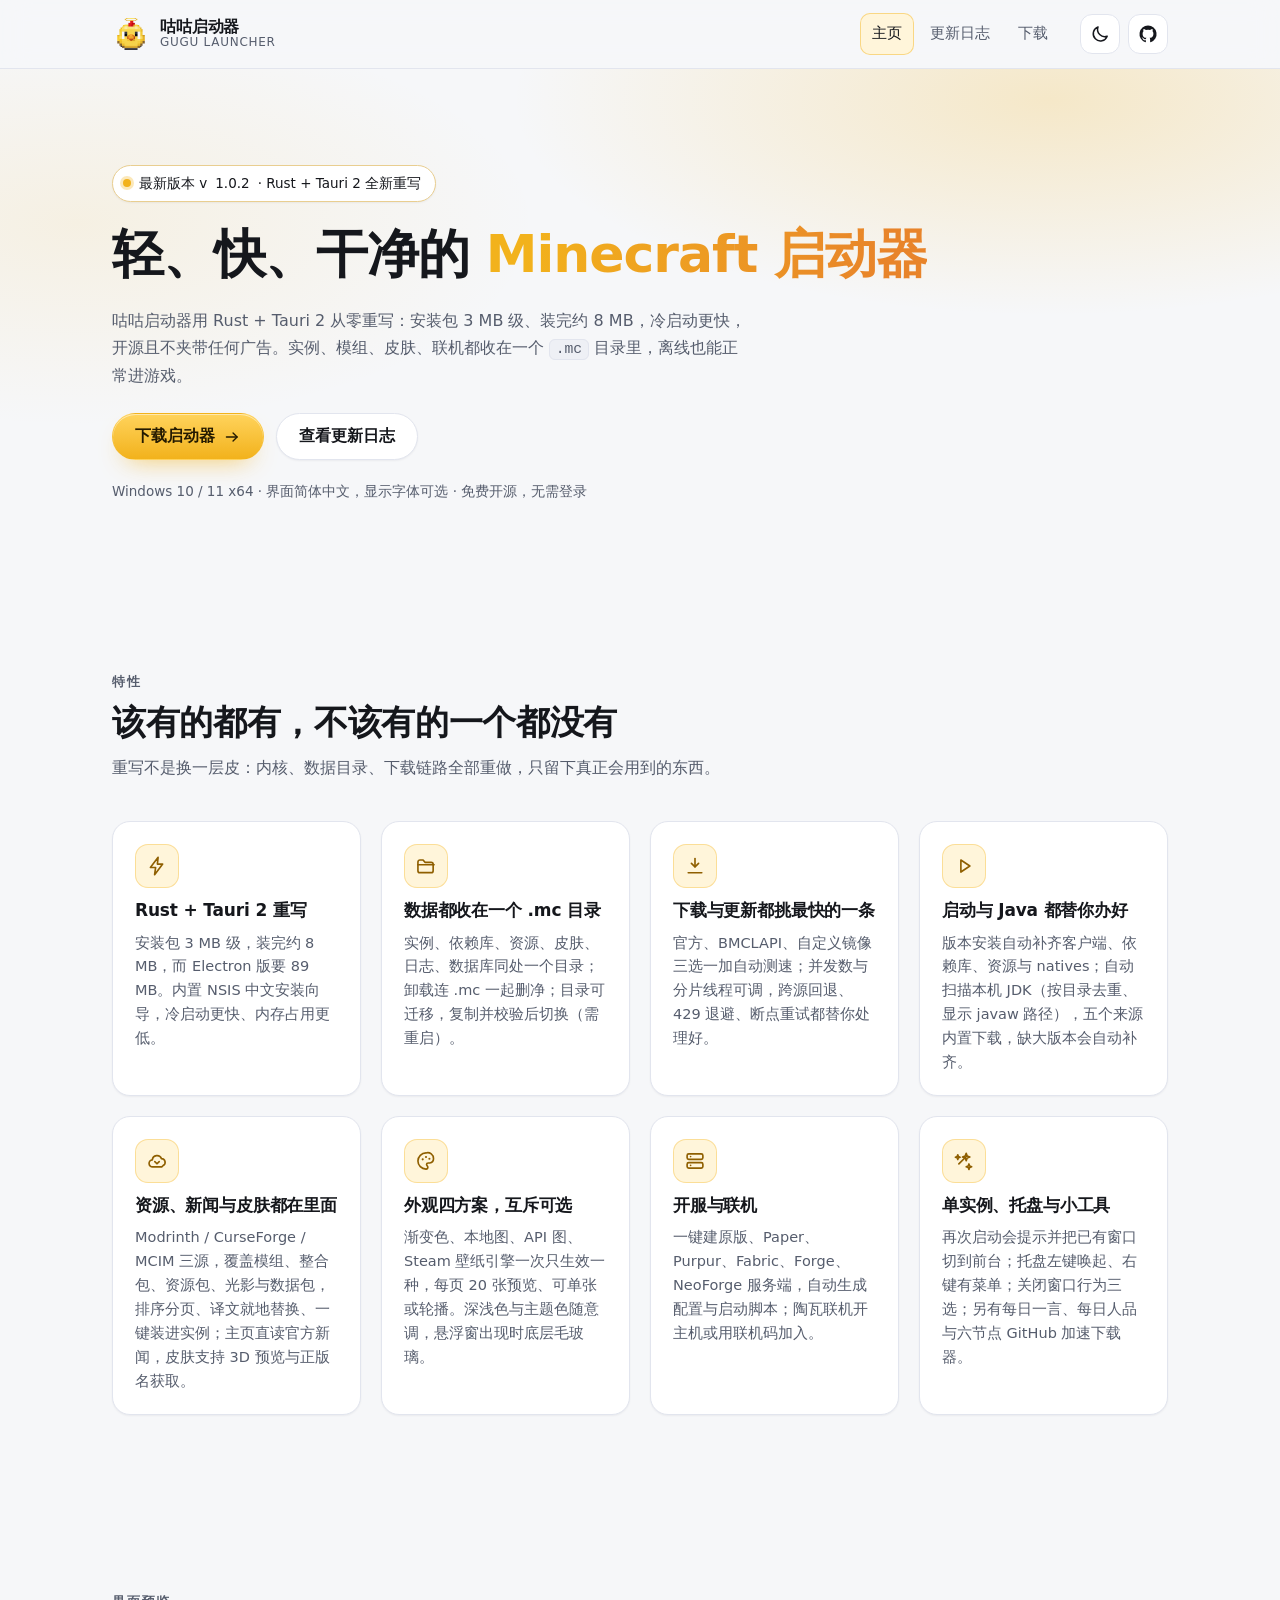
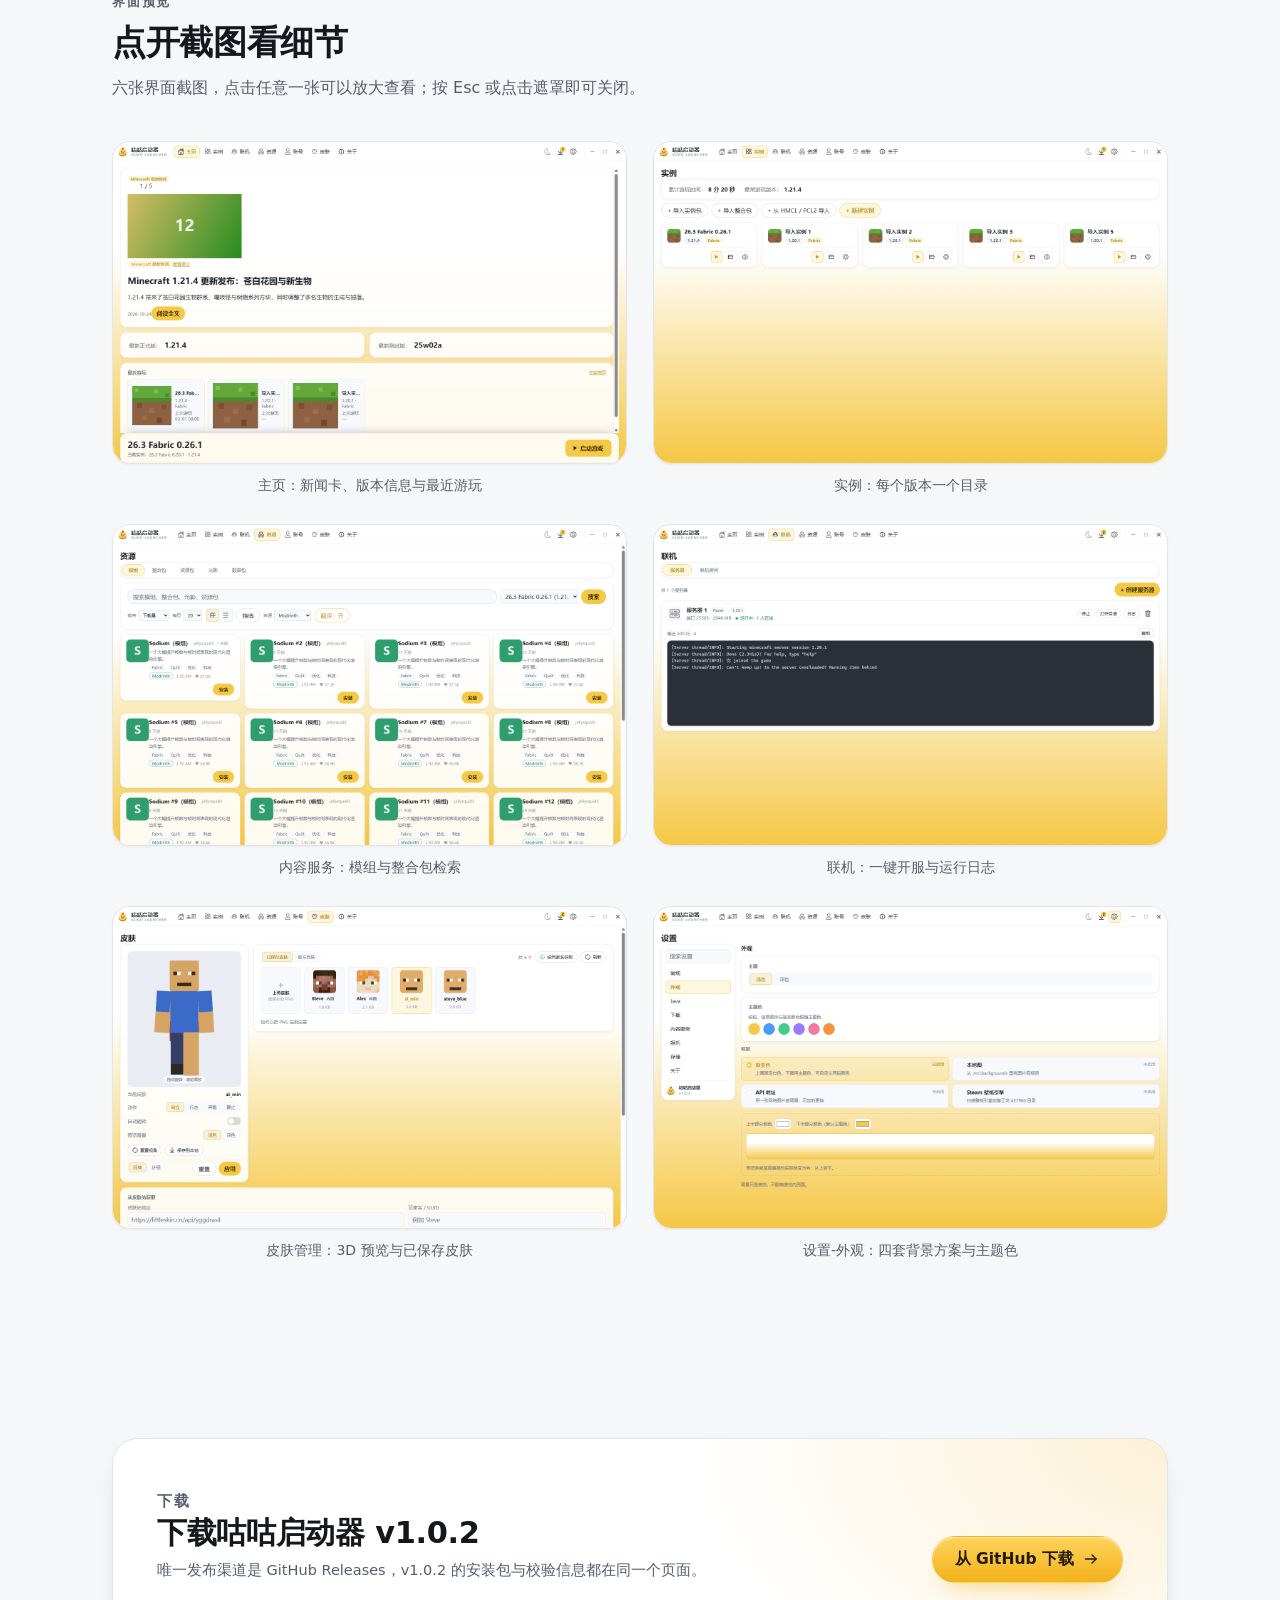
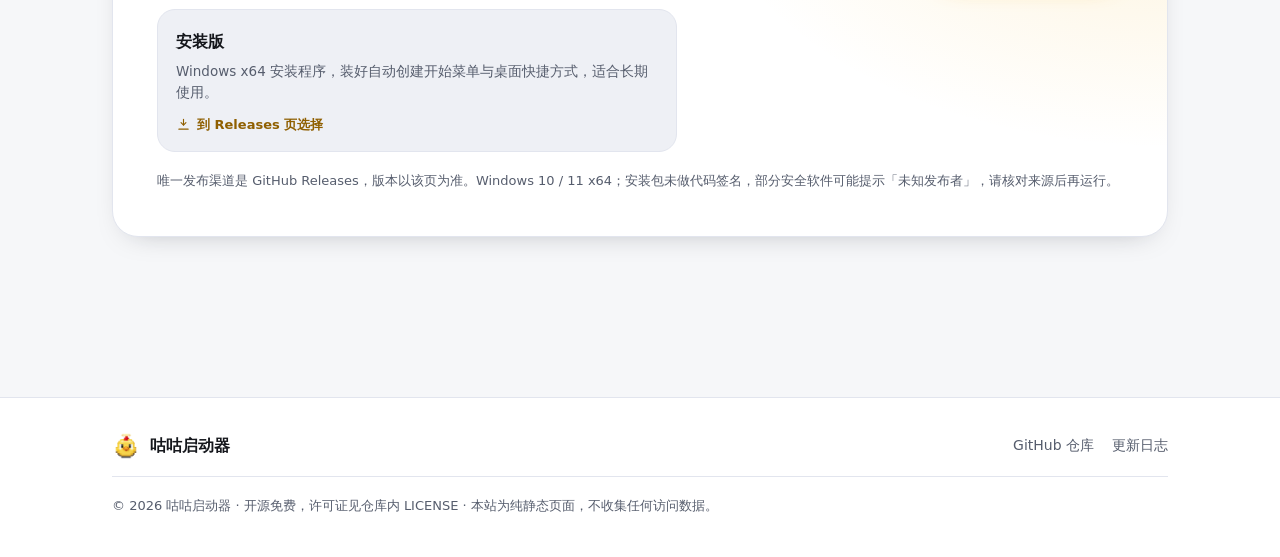
<file: index.html>
<!DOCTYPE html>
<html lang="zh-CN">
<head>
  <meta charset="utf-8" />
  <meta name="viewport" content="width=device-width, initial-scale=1" />
  <title>咕咕启动器 · Gugu Launcher</title>
  <meta name="description" content="咕咕启动器（Gugu Launcher）是用 Rust + Tauri 2 重写的 Minecraft Java 版启动器：安装包 3 MB 级、开源无广告、数据收在一个 .mc 目录、官方与 BMCLAPI 及自定义镜像三源下载、Modrinth 与 CurseForge 及 MCIM 资源搜索、外观四方案、深浅色、毛玻璃悬浮窗、一键开服与陶瓦联机。" />
  <meta name="author" content="咕咕启动器" />
  <meta name="color-scheme" content="light dark" />
  <meta name="theme-color" content="#f6f7f9" media="(prefers-color-scheme: light)" />
  <meta name="theme-color" content="#0e1015" media="(prefers-color-scheme: dark)" />
  <link rel="icon" href="assets/img/favicon.ico" sizes="any" />
  <link rel="apple-touch-icon" href="assets/img/logo.png" />
  <link rel="stylesheet" href="assets/css/style.css" />
  <script src="assets/js/main.js"></script>
</head>
<body>
  <a class="skip-link" href="#main">跳到主要内容</a>

  <header class="site-header">
    <div class="container header-inner">
      <a class="brand" href="index.html" aria-label="咕咕启动器首页">
        <img src="assets/img/logo.png" alt="咕咕启动器标志" width="38" height="38" />
        <span class="brand-text">咕咕启动器<em>Gugu Launcher</em></span>
      </a>

      <nav class="site-nav" aria-label="主导航">
        <ul class="nav-list">
          <li><a href="index.html" data-page="index.html" class="is-active" aria-current="page">主页</a></li>
          <li><a href="changelog.html" data-page="changelog.html">更新日志</a></li>
          <li><a href="index.html#download">下载</a></li>
        </ul>
      </nav>

      <div class="header-actions">
        <button class="icon-btn theme-toggle" id="theme-toggle" type="button" aria-pressed="false" aria-label="切换到深色模式" title="切换到深色模式">
          <span class="icon-moon"><svg viewBox="0 0 24 24" fill="none" stroke="currentColor" stroke-width="1.8" stroke-linecap="round" stroke-linejoin="round" aria-hidden="true" focusable="false"><path d="M20.6 14.6a8.6 8.6 0 0 1-11-11 8.6 8.6 0 1 0 11 11Z"/></svg></span>
          <span class="icon-sun"><svg viewBox="0 0 24 24" fill="none" stroke="currentColor" stroke-width="1.8" stroke-linecap="round" stroke-linejoin="round" aria-hidden="true" focusable="false"><circle cx="12" cy="12" r="4.1"/><path d="M12 2.6v2.3M12 19.1v2.3M2.6 12h2.3M19.1 12h2.3M5.3 5.3l1.6 1.6M17.1 17.1l1.6 1.6M18.7 5.3l-1.6 1.6M6.9 17.1l-1.6 1.6"/></svg></span>
        </button>
        <a class="icon-btn" href="https://github.com/JIJIGUOWANG123/Gugu-Launcher" target="_blank" rel="noopener noreferrer" aria-label="在 GitHub 上查看咕咕启动器源码">
          <svg viewBox="0 0 24 24" fill="currentColor" aria-hidden="true" focusable="false"><path d="M12 1.9a10.2 10.2 0 0 0-3.23 19.88c.51.1.7-.22.7-.49v-1.9c-2.83.61-3.43-1.2-3.43-1.2-.46-1.18-1.13-1.5-1.13-1.5-.93-.63.07-.62.07-.62 1.02.07 1.56 1.05 1.56 1.05.91 1.56 2.39 1.11 2.97.85.09-.66.36-1.11.65-1.37-2.26-.26-4.63-1.13-4.63-5.04 0-1.11.4-2.02 1.05-2.73-.11-.26-.46-1.29.1-2.69 0 0 .85-.27 2.79 1.04a9.7 9.7 0 0 1 5.08 0c1.94-1.31 2.79-1.04 2.79-1.04.56 1.4.21 2.43.1 2.69.65.71 1.05 1.62 1.05 2.73 0 3.92-2.38 4.78-4.65 5.03.37.32.7.94.7 1.9v2.82c0 .27.19.6.71.49A10.2 10.2 0 0 0 12 1.9Z"/></svg>
        </a>
      </div>
    </div>
  </header>

  <main id="main">
    <section class="hero" id="top">
      <div class="container hero-inner">
        <p class="pill"><span class="pill-dot" aria-hidden="true"></span>最新版本 v<span data-version>1.0.2</span> · Rust + Tauri 2 全新重写</p>
        <h1>轻、快、干净的 <span>Minecraft 启动器</span></h1>
        <p class="hero-sub">咕咕启动器用 Rust + Tauri 2 从零重写：安装包 3 MB 级、装完约 8 MB，冷启动更快，开源且不夹带任何广告。实例、模组、皮肤、联机都收在一个 <code>.mc</code> 目录里，离线也能正常进游戏。</p>
        <div class="hero-actions">
          <a class="btn btn-primary" href="https://github.com/JIJIGUOWANG123/Gugu-Launcher/releases/latest" target="_blank" rel="noopener noreferrer">下载启动器<svg viewBox="0 0 24 24" fill="none" stroke="currentColor" stroke-width="1.8" stroke-linecap="round" stroke-linejoin="round" aria-hidden="true" focusable="false"><path d="M4.6 12h14.2"/><path d="m13.4 6.6 5.4 5.4-5.4 5.4"/></svg></a>
          <a class="btn btn-ghost" href="changelog.html">查看更新日志</a>
        </div>
        <p class="hero-note">Windows 10 / 11 x64 · 界面简体中文，显示字体可选 · 免费开源，无需登录</p>
      </div>
    </section>

    <section class="section" id="features">
      <div class="container">
        <div class="section-head">
          <p class="eyebrow">特性</p>
          <h2>该有的都有，不该有的一个都没有</h2>
          <p>重写不是换一层皮：内核、数据目录、下载链路全部重做，只留下真正会用到的东西。</p>
        </div>
        <ul class="features">
          <li class="card">
            <span class="card-icon"><svg viewBox="0 0 24 24" fill="none" stroke="currentColor" stroke-width="1.8" stroke-linecap="round" stroke-linejoin="round" aria-hidden="true" focusable="false"><path d="M13.2 2.5 4.8 13.6h5.7l-1.1 7.9 8.8-11.6h-5.8l.8-7.4Z"/></svg></span>
            <h3>Rust + Tauri 2 重写</h3>
            <p>安装包 3 MB 级，装完约 8 MB，而 Electron 版要 89 MB。内置 NSIS 中文安装向导，冷启动更快、内存占用更低。</p>
          </li>
          <li class="card">
            <span class="card-icon"><svg viewBox="0 0 24 24" fill="none" stroke="currentColor" stroke-width="1.8" stroke-linecap="round" stroke-linejoin="round" aria-hidden="true" focusable="false"><path d="M3.2 7.6a2.2 2.2 0 0 1 2.2-2.2h3.4l2.1 2.6h6.7a2.2 2.2 0 0 1 2.2 2.2v6.9a2.2 2.2 0 0 1-2.2 2.2H5.4a2.2 2.2 0 0 1-2.2-2.2Z"/><path d="M3.2 10.6h17.6"/></svg></span>
            <h3>数据都收在一个 .mc 目录</h3>
            <p>实例、依赖库、资源、皮肤、日志、数据库同处一个目录；卸载连 .mc 一起删净；目录可迁移，复制并校验后切换（需重启）。</p>
          </li>
          <li class="card">
            <span class="card-icon"><svg viewBox="0 0 24 24" fill="none" stroke="currentColor" stroke-width="1.8" stroke-linecap="round" stroke-linejoin="round" aria-hidden="true" focusable="false"><path d="M12 3.8v9"/><path d="m8.1 9.1 3.9 3.9 3.9-3.9"/><path d="M4.6 19.4h14.8"/></svg></span>
            <h3>下载与更新都挑最快的一条</h3>
            <p>官方、BMCLAPI、自定义镜像三选一加自动测速；并发数与分片线程可调，跨源回退、429 退避、断点重试都替你处理好。</p>
          </li>
          <li class="card">
            <span class="card-icon"><svg viewBox="0 0 24 24" fill="none" stroke="currentColor" stroke-width="1.8" stroke-linecap="round" stroke-linejoin="round" aria-hidden="true" focusable="false"><path d="M8.6 5.4 18.4 12 8.6 18.6Z"/></svg></span>
            <h3>启动与 Java 都替你办好</h3>
            <p>版本安装自动补齐客户端、依赖库、资源与 natives；自动扫描本机 JDK（按目录去重、显示 javaw 路径），五个来源内置下载，缺大版本会自动补齐。</p>
          </li>
          <li class="card">
            <span class="card-icon"><svg viewBox="0 0 24 24" fill="none" stroke="currentColor" stroke-width="1.8" stroke-linecap="round" stroke-linejoin="round" aria-hidden="true" focusable="false"><path d="M7.4 18.4a3.8 3.8 0 0 1-.5-7.6 5.2 5.2 0 0 1 10-1.4 4 4 0 0 1 1.7 7.6 3.4 3.4 0 0 1-1.6 1.4Z"/><path d="M9.6 12.6 12 15l2.4-2.4"/></svg></span>
            <h3>资源、新闻与皮肤都在里面</h3>
            <p>Modrinth / CurseForge / MCIM 三源，覆盖模组、整合包、资源包、光影与数据包，排序分页、译文就地替换、一键装进实例；主页直读官方新闻，皮肤支持 3D 预览与正版名获取。</p>
          </li>
          <li class="card">
            <span class="card-icon"><svg viewBox="0 0 24 24" fill="none" stroke="currentColor" stroke-width="1.8" stroke-linecap="round" stroke-linejoin="round" aria-hidden="true" focusable="false"><path d="M12 3.2a8.8 8.8 0 1 0 0 17.6c1.3 0 2-.9 2-1.9 0-1.5-1.4-1.9-1.4-3.1 0-.9.8-1.6 1.9-1.6h1.6a4.7 4.7 0 0 0 4.1-4.6A6.4 6.4 0 0 0 12 3.2Z"/><circle cx="8.4" cy="10.2" r="1.15" fill="currentColor" stroke="none"/><circle cx="12" cy="7.6" r="1.15" fill="currentColor" stroke="none"/><circle cx="15.7" cy="9.6" r="1.15" fill="currentColor" stroke="none"/></svg></span>
            <h3>外观四方案，互斥可选</h3>
            <p>渐变色、本地图、API 图、Steam 壁纸引擎一次只生效一种，每页 20 张预览、可单张或轮播。深浅色与主题色随意调，悬浮窗出现时底层毛玻璃。</p>
          </li>
          <li class="card">
            <span class="card-icon"><svg viewBox="0 0 24 24" fill="none" stroke="currentColor" stroke-width="1.8" stroke-linecap="round" stroke-linejoin="round" aria-hidden="true" focusable="false"><rect x="3.4" y="4.2" width="17.2" height="6" rx="1.8"/><rect x="3.4" y="13.8" width="17.2" height="6" rx="1.8"/><path d="M7.2 7.2h.01"/><path d="M7.2 16.8h.01"/></svg></span>
            <h3>开服与联机</h3>
            <p>一键建原版、Paper、Purpur、Fabric、Forge、NeoForge 服务端，自动生成配置与启动脚本；陶瓦联机开主机或用联机码加入。</p>
          </li>
          <li class="card">
            <span class="card-icon"><svg viewBox="0 0 24 24" fill="none" stroke="currentColor" stroke-width="1.8" stroke-linecap="round" stroke-linejoin="round" aria-hidden="true" focusable="false"><path d="M14.4 3.6l1.1 2.9 2.9 1.1-2.9 1.1-1.1 2.9-1.1-2.9-2.9-1.1 2.9-1.1Z"/><path d="M5.2 5.2l.7 1.9 1.9.7-1.9.7-.7 1.9-.7-1.9L2.6 7.8l1.9-.7Z"/><path d="M6.4 15.2 14.8 6.8"/><path d="M17.4 15.2l.8 2.2 2.2.8-2.2.8-.8 2.2-.8-2.2-2.2-.8 2.2-.8Z"/></svg></span>
            <h3>单实例、托盘与小工具</h3>
            <p>再次启动会提示并把已有窗口切到前台；托盘左键唤起、右键有菜单；关闭窗口行为三选；另有每日一言、每日人品与六节点 GitHub 加速下载器。</p>
          </li>
        </ul>
      </div>
    </section>

    <section class="section" id="preview">
      <div class="container">
        <div class="section-head">
          <p class="eyebrow">界面预览</p>
          <h2>点开截图看细节</h2>
          <p>六张界面截图，点击任意一张可以放大查看；按 Esc 或点击遮罩即可关闭。</p>
        </div>
        <div class="shots">
          <figure class="shot">
            <button class="shot-btn" type="button" data-full="assets/img/shot-home.png" data-caption="主页：新闻卡、版本信息与最近游玩" data-alt="咕咕启动器主页界面：Minecraft 官方新闻卡、最新正式版与测试版信息、最近游玩卡片，底部固定「启动游戏」栏" aria-label="放大查看截图：主页：新闻卡、版本信息与最近游玩">
              <img src="assets/img/shot-home.png" alt="咕咕启动器主页界面：Minecraft 官方新闻卡、最新正式版与测试版信息、最近游玩卡片，底部固定「启动游戏」栏" width="1440" height="900" loading="lazy" decoding="async" />
            </button>
            <figcaption>主页：新闻卡、版本信息与最近游玩</figcaption>
          </figure>
          <figure class="shot">
            <button class="shot-btn" type="button" data-full="assets/img/shot-instances.png" data-caption="实例：每个版本一个目录" data-alt="咕咕启动器实例页：多张实例卡片，每张显示 MC 版本、加载器与启动、打开目录、设置按钮" aria-label="放大查看截图：实例：每个版本一个目录">
              <img src="assets/img/shot-instances.png" alt="咕咕启动器实例页：多张实例卡片，每张显示 MC 版本、加载器与启动、打开目录、设置按钮" width="1440" height="900" loading="lazy" decoding="async" />
            </button>
            <figcaption>实例：每个版本一个目录</figcaption>
          </figure>
          <figure class="shot">
            <button class="shot-btn" type="button" data-full="assets/img/shot-content.png" data-caption="内容服务：模组与整合包检索" data-alt="咕咕启动器资源页：类型标签、搜索与排序工具栏、带中文译文与下载量的模组卡片网格" aria-label="放大查看截图：内容服务：模组与整合包检索">
              <img src="assets/img/shot-content.png" alt="咕咕启动器资源页：类型标签、搜索与排序工具栏、带中文译文与下载量的模组卡片网格" width="1440" height="900" loading="lazy" decoding="async" />
            </button>
            <figcaption>内容服务：模组与整合包检索</figcaption>
          </figure>
          <figure class="shot">
            <button class="shot-btn" type="button" data-full="assets/img/shot-server.png" data-caption="联机：一键开服与运行日志" data-alt="咕咕启动器多人页服务器子页：一个运行中的服务器卡片与实时日志面板" aria-label="放大查看截图：联机：一键开服与运行日志">
              <img src="assets/img/shot-server.png" alt="咕咕启动器多人页服务器子页：一个运行中的服务器卡片与实时日志面板" width="1440" height="900" loading="lazy" decoding="async" />
            </button>
            <figcaption>联机：一键开服与运行日志</figcaption>
          </figure>
          <figure class="shot">
            <button class="shot-btn" type="button" data-full="assets/img/shot-skins.png" data-caption="皮肤管理：3D 预览与已保存皮肤" data-alt="咕咕启动器皮肤页：3D 皮肤预览与已保存皮肤列表，内置 Steve 与 Alex" aria-label="放大查看截图：皮肤管理：3D 预览与已保存皮肤">
              <img src="assets/img/shot-skins.png" alt="咕咕启动器皮肤页：3D 皮肤预览与已保存皮肤列表，内置 Steve 与 Alex" width="1440" height="900" loading="lazy" decoding="async" />
            </button>
            <figcaption>皮肤管理：3D 预览与已保存皮肤</figcaption>
          </figure>
          <figure class="shot">
            <button class="shot-btn" type="button" data-full="assets/img/shot-settings.png" data-caption="设置-外观：四套背景方案与主题色" data-alt="咕咕启动器设置外观页：渐变、本地图片、API 图片、壁纸四套背景方案与主题色选择" aria-label="放大查看截图：设置-外观：四套背景方案与主题色">
              <img src="assets/img/shot-settings.png" alt="咕咕启动器设置外观页：渐变、本地图片、API 图片、壁纸四套背景方案与主题色选择" width="1440" height="900" loading="lazy" decoding="async" />
            </button>
            <figcaption>设置-外观：四套背景方案与主题色</figcaption>
          </figure>
        </div>
      </div>
    </section>

    <section class="section" id="download">
      <div class="container">
        <div class="download">
          <div class="download-head">
            <div>
              <p class="eyebrow">下载</p>
              <h2>下载咕咕启动器 v<span data-version>1.0.2</span></h2>
              <p>唯一发布渠道是 GitHub Releases，v1.0.2 的安装包与校验信息都在同一个页面。</p>
            </div>
            <a class="btn btn-primary" href="https://github.com/JIJIGUOWANG123/Gugu-Launcher/releases/latest" target="_blank" rel="noopener noreferrer">从 GitHub 下载<svg viewBox="0 0 24 24" fill="none" stroke="currentColor" stroke-width="1.8" stroke-linecap="round" stroke-linejoin="round" aria-hidden="true" focusable="false"><path d="M4.6 12h14.2"/><path d="m13.4 6.6 5.4 5.4-5.4 5.4"/></svg></a>
          </div>
          <div class="download-grid">
            <a class="dl-card" href="https://github.com/JIJIGUOWANG123/Gugu-Launcher/releases/latest" target="_blank" rel="noopener noreferrer" aria-label="从 GitHub Releases 下载安装版（Windows x64 安装程序）">
              <strong>安装版</strong>
              <span>Windows x64 安装程序，装好自动创建开始菜单与桌面快捷方式，适合长期使用。</span>
              <span class="dl-tag"><svg viewBox="0 0 24 24" fill="none" stroke="currentColor" stroke-width="1.8" stroke-linecap="round" stroke-linejoin="round" aria-hidden="true" focusable="false"><path d="M12 3.8v9"/><path d="m8.1 9.1 3.9 3.9 3.9-3.9"/><path d="M4.6 19.4h14.8"/></svg>到 Releases 页选择</span>
            </a>
          </div>
          <p class="download-note">唯一发布渠道是 GitHub Releases，版本以该页为准。Windows 10 / 11 x64；安装包未做代码签名，部分安全软件可能提示「未知发布者」，请核对来源后再运行。</p>
        </div>
      </div>
    </section>
  </main>

  <footer class="site-footer">
    <div class="container footer-inner">
      <p class="footer-brand">
        <img src="assets/img/logo.png" alt="" aria-hidden="true" width="28" height="28" />
        咕咕启动器
      </p>
      <ul class="footer-links">
        <li><a href="https://github.com/JIJIGUOWANG123/Gugu-Launcher" target="_blank" rel="noopener noreferrer">GitHub 仓库</a></li>
        <li><a href="changelog.html">更新日志</a></li>
      </ul>
      <p class="footer-meta">© 2026 咕咕启动器 · 开源免费，许可证见仓库内 LICENSE · 本站为纯静态页面，不收集任何访问数据。</p>
    </div>
  </footer>

  <div class="lightbox" id="lightbox" role="dialog" aria-modal="true" aria-label="界面截图放大预览" hidden>
    <button class="lightbox-close" id="lightbox-close" type="button" aria-label="关闭放大预览"><svg viewBox="0 0 24 24" fill="none" stroke="currentColor" stroke-width="1.8" stroke-linecap="round" stroke-linejoin="round" aria-hidden="true" focusable="false"><path d="m6.4 6.4 11.2 11.2M17.6 6.4 6.4 17.6"/></svg></button>
    <figure class="lightbox-figure">
      <img id="lightbox-img" src="assets/img/shot-home.png" alt="咕咕启动器界面放大预览" width="1440" height="900" />
      <figcaption class="lightbox-caption" id="lightbox-caption">主页</figcaption>
    </figure>
  </div>

</body>
</html>
</file>
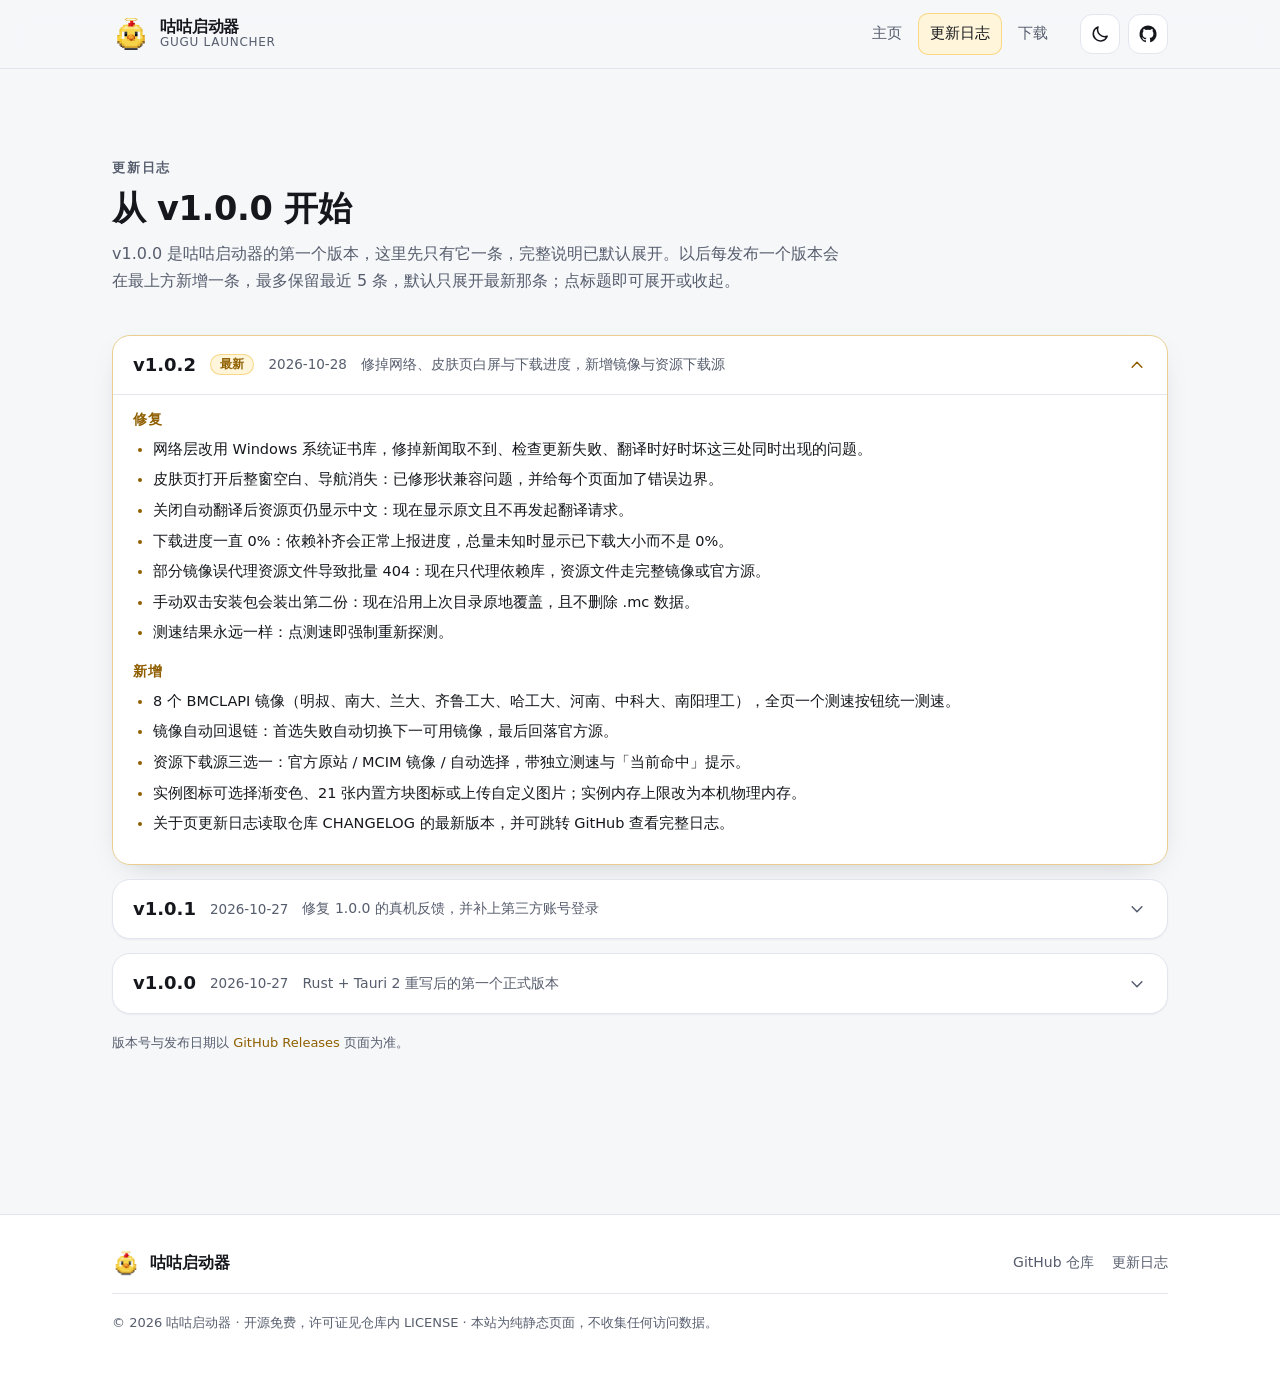
<file: changelog.html>
<!DOCTYPE html>
<html lang="zh-CN">
<head>
  <meta charset="utf-8" />
  <meta name="viewport" content="width=device-width, initial-scale=1" />
  <title>更新日志 · 咕咕启动器 · Gugu Launcher</title>
  <meta name="description" content="咕咕启动器（Gugu Launcher）更新日志：从 v1.0.0 起的版本记录，默认展开最新一条。" />
  <meta name="author" content="咕咕启动器" />
  <meta name="color-scheme" content="light dark" />
  <meta name="theme-color" content="#f6f7f9" media="(prefers-color-scheme: light)" />
  <meta name="theme-color" content="#0e1015" media="(prefers-color-scheme: dark)" />
  <link rel="icon" href="assets/img/favicon.ico" sizes="any" />
  <link rel="apple-touch-icon" href="assets/img/logo.png" />
  <link rel="stylesheet" href="assets/css/style.css" />
  <script src="assets/js/main.js"></script>
</head>
<body>
  <a class="skip-link" href="#main">跳到主要内容</a>

  <header class="site-header">
    <div class="container header-inner">
      <a class="brand" href="index.html" aria-label="咕咕启动器首页">
        <img src="assets/img/logo.png" alt="咕咕启动器标志" width="38" height="38" />
        <span class="brand-text">咕咕启动器<em>Gugu Launcher</em></span>
      </a>

      <nav class="site-nav" aria-label="主导航">
        <ul class="nav-list">
          <li><a href="index.html" data-page="index.html">主页</a></li>
          <li><a href="changelog.html" data-page="changelog.html" class="is-active" aria-current="page">更新日志</a></li>
          <li><a href="index.html#download">下载</a></li>
        </ul>
      </nav>

      <div class="header-actions">
        <button class="icon-btn theme-toggle" id="theme-toggle" type="button" aria-pressed="false" aria-label="切换到深色模式" title="切换到深色模式">
          <span class="icon-moon"><svg viewBox="0 0 24 24" fill="none" stroke="currentColor" stroke-width="1.8" stroke-linecap="round" stroke-linejoin="round" aria-hidden="true" focusable="false"><path d="M20.6 14.6a8.6 8.6 0 0 1-11-11 8.6 8.6 0 1 0 11 11Z"/></svg></span>
          <span class="icon-sun"><svg viewBox="0 0 24 24" fill="none" stroke="currentColor" stroke-width="1.8" stroke-linecap="round" stroke-linejoin="round" aria-hidden="true" focusable="false"><circle cx="12" cy="12" r="4.1"/><path d="M12 2.6v2.3M12 19.1v2.3M2.6 12h2.3M19.1 12h2.3M5.3 5.3l1.6 1.6M17.1 17.1l1.6 1.6M18.7 5.3l-1.6 1.6M6.9 17.1l-1.6 1.6"/></svg></span>
        </button>
        <a class="icon-btn" href="https://github.com/JIJIGUOWANG123/Gugu-Launcher" target="_blank" rel="noopener noreferrer" aria-label="在 GitHub 上查看咕咕启动器源码">
          <svg viewBox="0 0 24 24" fill="currentColor" aria-hidden="true" focusable="false"><path d="M12 1.9a10.2 10.2 0 0 0-3.23 19.88c.51.1.7-.22.7-.49v-1.9c-2.83.61-3.43-1.2-3.43-1.2-.46-1.18-1.13-1.5-1.13-1.5-.93-.63.07-.62.07-.62 1.02.07 1.56 1.05 1.56 1.05.91 1.56 2.39 1.11 2.97.85.09-.66.36-1.11.65-1.37-2.26-.26-4.63-1.13-4.63-5.04 0-1.11.4-2.02 1.05-2.73-.11-.26-.46-1.29.1-2.69 0 0 .85-.27 2.79 1.04a9.7 9.7 0 0 1 5.08 0c1.94-1.31 2.79-1.04 2.79-1.04.56 1.4.21 2.43.1 2.69.65.71 1.05 1.62 1.05 2.73 0 3.92-2.38 4.78-4.65 5.03.37.32.7.94.7 1.9v2.82c0 .27.19.6.71.49A10.2 10.2 0 0 0 12 1.9Z"/></svg>
        </a>
      </div>
    </div>
  </header>

  <main id="main">
    <section class="section" id="changelog">
      <div class="container">
        <div class="section-head">
          <p class="eyebrow">更新日志</p>
          <h2>从 v1.0.0 开始</h2>
          <p>v1.0.0 是咕咕启动器的第一个版本，这里先只有它一条，完整说明已默认展开。以后每发布一个版本会在最上方新增一条，最多保留最近 5 条，默认只展开最新那条；点标题即可展开或收起。</p>
        </div>

        <noscript><p class="download-note">提示：当前浏览器未启用 JavaScript，更新日志已默认展开显示，展开/收起交互需要 JavaScript。</p></noscript>

        <div class="releases">
        <!-- 维护说明（不上渲染）：这里就是版本清单。
             以后每发布一个版本，把下面整段 <article> 复制到最前面，把 x-y-z 换成版本号（点号写成横线：v1.1.0 → 1-1-0），
             id="v-x-y-z"、id="toggle-x-y-z"、aria-controls="rel-x-y-z" 三处必须一致；
             新的一条加 is-open 且 aria-expanded="true"，上一条去掉 is-open 改成 false —— 全站永远只有 1 条默认展开；
             最多保留最近 5 条，超过 5 条就把最旧的一条整段删掉。 -->
        <article class="release is-open" id="v-1-0-2">
          <h3 class="release-head">
            <button class="release-toggle" type="button" id="toggle-1-0-2" aria-expanded="true" aria-controls="rel-1-0-2">
              <span class="release-ver">v1.0.2</span>
              <span class="release-tag">最新</span>
              <span class="release-date">2026-10-28</span>
              <span class="release-sum">修掉网络、皮肤页白屏与下载进度，新增镜像与资源下载源</span>
              <svg class="release-chevron" viewBox="0 0 24 24" fill="none" stroke="currentColor" stroke-width="1.8" stroke-linecap="round" stroke-linejoin="round" aria-hidden="true" focusable="false"><path d="m6.2 9.4 5.8 5.8 5.8-5.8"/></svg>
            </button>
          </h3>
          <div class="release-body" id="rel-1-0-2" role="region" aria-labelledby="toggle-1-0-2">
            <h4>修复</h4>
            <ul>
              <li>网络层改用 Windows 系统证书库，修掉新闻取不到、检查更新失败、翻译时好时坏这三处同时出现的问题。</li>
              <li>皮肤页打开后整窗空白、导航消失：已修形状兼容问题，并给每个页面加了错误边界。</li>
              <li>关闭自动翻译后资源页仍显示中文：现在显示原文且不再发起翻译请求。</li>
              <li>下载进度一直 0%：依赖补齐会正常上报进度，总量未知时显示已下载大小而不是 0%。</li>
              <li>部分镜像误代理资源文件导致批量 404：现在只代理依赖库，资源文件走完整镜像或官方源。</li>
              <li>手动双击安装包会装出第二份：现在沿用上次目录原地覆盖，且不删除 .mc 数据。</li>
              <li>测速结果永远一样：点测速即强制重新探测。</li>
            </ul>
            <h4>新增</h4>
            <ul>
              <li>8 个 BMCLAPI 镜像（明叔、南大、兰大、齐鲁工大、哈工大、河南、中科大、南阳理工），全页一个测速按钮统一测速。</li>
              <li>镜像自动回退链：首选失败自动切换下一可用镜像，最后回落官方源。</li>
              <li>资源下载源三选一：官方原站 / MCIM 镜像 / 自动选择，带独立测速与「当前命中」提示。</li>
              <li>实例图标可选择渐变色、21 张内置方块图标或上传自定义图片；实例内存上限改为本机物理内存。</li>
              <li>关于页更新日志读取仓库 CHANGELOG 的最新版本，并可跳转 GitHub 查看完整日志。</li>
            </ul>
          </div>
        </article>
        <article class="release" id="v-1-0-1">
          <h3 class="release-head">
            <button class="release-toggle" type="button" id="toggle-1-0-1" aria-expanded="false" aria-controls="rel-1-0-1">
              <span class="release-ver">v1.0.1</span>
              <span class="release-date">2026-10-27</span>
              <span class="release-sum">修复 1.0.0 的真机反馈，并补上第三方账号登录</span>
              <svg class="release-chevron" viewBox="0 0 24 24" fill="none" stroke="currentColor" stroke-width="1.8" stroke-linecap="round" stroke-linejoin="round" aria-hidden="true" focusable="false"><path d="m6.2 9.4 5.8 5.8 5.8-5.8"/></svg>
            </button>
          </h3>
          <div class="release-body" id="rel-1-0-1" role="region" aria-labelledby="toggle-1-0-1">
            <h4>修复</h4>
            <ul>
              <li>壁纸引擎可以正常应用，视频壁纸在预览框与背景层都能播放。</li>
              <li>本地图不再提示「目录不存在」：默认目录改到当前数据根下的 backgrounds，并会自动创建。</li>
              <li>官方皮肤可以直接上传到 Microsoft 账号（内置皮肤没有磁盘路径的问题已修）。</li>
              <li>离开皮肤页再回来不会变回 Steve：正版账号显示 Microsoft 账号当前使用的皮肤，并带缓存。</li>
              <li>「恢复正版皮肤」不再重复下载：已在本地就直接复用，接口 60 秒节流、按钮 30 秒冷却。</li>
              <li>Java 版本列表补全：选「全部」合并所有来源，选单个镜像能看到该源的全部大版本。</li>
              <li>新建实例可以选加载器与具体版本（Fabric / Forge / NeoForge）。</li>
              <li>下载源不再被误判为「不可用」：探测改为对真实清单读取 1 字节，只有超时或服务端错误才算失败。</li>
            </ul>
            <h4>新增</h4>
            <ul>
              <li>第三方账号登录（Yggdrasil / authlib-injector，例如 LittleSkin）：三标签添加账号、站点地址与密码、刷新登录，首次自动下载 authlib-injector 并在启动时挂载。</li>
              <li>第三方账号在皮肤页为只读预览：只显示该账号在皮肤站正在使用的皮肤，上传与修改按钮全部禁用。</li>
            </ul>
            <h4>其他</h4>
            <ul>
              <li>首次安装默认「关闭窗口时：每次询问」「更新方式：手动更新」。</li>
              <li>整合包在资源列表与详情里统一显示「创建并安装」。</li>
              <li>启动时强制把游戏内语言设置为简体中文（设置 → 常规可关闭），避免进游戏还是英文。</li>
            </ul>
          </div>
        </article>
        <article class="release" id="v-1-0-0">
          <h3 class="release-head">
            <button class="release-toggle" type="button" id="toggle-1-0-0" aria-expanded="false" aria-controls="rel-1-0-0">
              <span class="release-ver">v1.0.0</span>
              <span class="release-date">2026-10-27</span>
              <span class="release-sum">Rust + Tauri 2 重写后的第一个正式版本</span>
              <svg class="release-chevron" viewBox="0 0 24 24" fill="none" stroke="currentColor" stroke-width="1.8" stroke-linecap="round" stroke-linejoin="round" aria-hidden="true" focusable="false"><path d="m6.2 9.4 5.8 5.8 5.8-5.8"/></svg>
            </button>
          </h3>
          <div class="release-body" id="rel-1-0-0" role="region" aria-labelledby="toggle-1-0-0">
            <h4>内核与体积</h4>
            <ul>
              <li>整套启动器用 Rust + Tauri 2 重写：安装包 3 MB 级，安装后约 8 MB；Electron 版为 89 MB。</li>
              <li>所有数据收在安装目录下的 <code>.mc</code> 里：实例、依赖库、资源、皮肤、日志、数据库都在同一个目录；卸载时会连 <code>.mc</code> 一起清理干净。</li>
              <li>内置 NSIS 中文安装向导，安装包使用正式 logo。</li>
            </ul>
            <h4>下载</h4>
            <ul>
              <li>下载源三选一：官方、BMCLAPI、自定义镜像，并自动测速选最快的一条。</li>
              <li>同时下载数（默认 8）与每个文件的分片线程数（默认 4）都可以调。</li>
              <li>支持跨源回退与断点重试，遇到 429 会自动退避重试。</li>
              <li>右上角的下载中心与设置里的下载中心是同一份任务流，进度不会对不上。</li>
            </ul>
            <h4>启动与 Java</h4>
            <ul>
              <li>版本安装会自动完成客户端、依赖库、资源与 natives 的自检补齐。</li>
              <li>Java 管理：自动扫描本机 JDK，按目录去重，显示每个运行时的 javaw 路径与来源。</li>
              <li>内置 Java 下载：清华 TUNA、兰州大学、Zulu（injdk）、Oracle（injdk）、Microsoft OpenJDK 与 Azul 六个镜像，自动测速选最快，镜像之间自动互备。</li>
              <li>Oracle 官方 JDK 只提供下载页入口（需接受 OTN 许可），不直接抓包。</li>
              <li>启动时若缺少对应大版本的 Java，会自动下载并补齐（可以在设置里关掉）。</li>
              <li>支持离线账号与微软账号；实例级可设置内存、窗口大小、Java 与图标，并记录游玩时长。</li>
            </ul>
            <h4>资源</h4>
            <ul>
              <li>模组、光影、资源包与存档都能启用或停用、导入、删除。</li>
              <li>存档支持导出，实例包支持导出分享。</li>
              <li>模组、光影与资源包都支持一键检查更新与批量更新，更新前会把原文件备份到实例目录里。</li>
              <li>1.20 及以上版本的存档可以「进入该存档」直接启动游戏；更低版本会提示不支持。</li>
            </ul>
            <h4>种子地图</h4>
            <ul>
              <li>内置 cubiomes（MIT）在本地计算指定种子的地形：输入种子即可看到生物群系地图，支持拖拽平移与 1 / 2 / 4 / 8 / 16 / 32 / 64 像素每方块的离散缩放。</li>
              <li>图层可开关：地貌阴影、悬停显示群系名与坐标、16×16 区块线、结构标记。</li>
              <li>结构搜索覆盖村庄、海底神殿、林地府邸、要塞、下界要塞、堡垒、掠夺者前哨、沉船、海底废墟与宝藏；「高亮地形」可按群系名把目标区域留亮、其余压暗。</li>
              <li>坐标栏可前往指定 X/Z、复制 TP 指令、跳到出生点；支持 1.21.x 到 26.3 的版本选择，全部计算在本机完成，不联网。</li>
            </ul>
            <h4>主页新闻</h4>
            <ul>
              <li>主页读取 Minecraft 官方新闻接口（launchercontent），显示最新一条，带封面图与中文译文；可切换「原文」，「阅读全文」跳转到中文官网对应的文章页。</li>
            </ul>
            <h4>皮肤</h4>
            <ul>
              <li>内置官方 Steve 与 Alex 皮肤（离线账号默认 Steve），3D 预览支持动作播放、旋转缩放、经典与纤细模型以及披风显示。</li>
              <li>输入正版玩家名即可一键获取他的皮肤（走 uapis 公开接口）。</li>
              <li>第三方皮肤站按 authlib-injector / Yggdrasil 兼容方式接入（例如 LittleSkin），只做预览、不登录。</li>
              <li>官方默认皮肤共 9 套（Steve、Alex、Ari、Efe、Kai、Makena、Noor、Sunny、Zuri），每套都带经典与纤细模型。</li>
              <li>正版账号可以把当前预览的皮肤上传到 Microsoft 账号并同步披风设置（上传前有二次确认）；离线与第三方账号只做本地应用。</li>
              <li>披风设置：仅正版账号会列出可选披风，离线与第三方账号会明确提示不支持。</li>
              <li>本地皮肤支持导入、拖入与删除（删除当前皮肤会回退到 Steve），内置皮肤只出现在「官方皮肤」里，不再混进本地列表。</li>
              <li>「恢复正版皮肤」按钮：一键取回 Microsoft 账号当前正在使用的那套皮肤，先本地预览再落盘保存；账号用的是默认皮肤时会提示并套用 Steve / Alex。</li>
            </ul>
            <h4>开服与联机</h4>
            <ul>
              <li>多人页分为「服务器」与「联机房间」两部分。</li>
              <li>一键创建本地服务端：原版、Paper、Purpur、Fabric、Forge、NeoForge 六种核心，核心文件从官方源下载。</li>
              <li>自动生成 server.properties、eula.txt 与启动脚本，支持启动、停止、查看日志与端口占用检测。</li>
              <li>陶瓦 Terracotta 联机已内嵌进安装包（AGPL-3.0，随包附许可与源码说明），开箱即用，开主机或用联机码加入。</li>
              <li>服务端管理：进入服务器可管理模组与插件（启用/停用、从资源页安装）、查看存档并可一键打包备份、表单化编辑 server.properties、查看实时日志。</li>
            </ul>
            <h4>外观与个性化</h4>
            <ul>
              <li>背景四方案互斥：渐变色、本地图片、API 图片、Steam 壁纸引擎；本地与壁纸方案每页 20 张预览，支持单张或轮播。</li>
              <li>深浅色主题，默认浅色，右上角月亮一点就切成太阳；主题色可调，按钮、边框与文字会跟着变。</li>
              <li>显示字体可从系统已装的中文字体里选，默认微软雅黑，切换即时生效。</li>
              <li>悬浮窗出现时，下层界面走毛玻璃效果。</li>
            </ul>
            <h4>内容服务与娱乐</h4>
            <ul>
              <li>Modrinth、CurseForge 与 MCIM 三个来源，覆盖模组、整合包、资源包、光影与数据包；支持排序与每页条数，用分页器翻页。</li>
              <li>资源简介走内置的 uapis / suapi 通道翻译并带限流，也可以自填 OpenAI 兼容接口，译文就地替换；CurseForge 资源可用自己填写的 API Key。</li>
              <li>选中版本即可一键安装到实例；整合包则是直接创建一个新实例并装进去。</li>
              <li>资源类型新增「插件」，可一键安装到自建服务端。</li>
              <li>筛选抽屉按内容类型给不同选项（加载器、分辨率、类别），选完点「完成」才生效，已选条件显示成可单独删除的标签。</li>
              <li>每日一言（接口地址可自定义）与每日人品（按日期 + 本机种子计算）。</li>
              <li>GitHub 加速下载器：六个节点自动选最快的那个。</li>
            </ul>
            <h4>系统集成</h4>
            <ul>
              <li>系统托盘：左键唤起主窗口，右键菜单可显示主窗口、打开数据目录或退出。</li>
              <li>关闭窗口行为三选一：每次询问、最小化到后台、直接退出。</li>
              <li>单实例运行：再次启动会给出提示，并把已有窗口切到前台。</li>
              <li>数据目录可以迁移：复制并校验通过后切换，切换后需要重启。</li>
              <li>可以直接从 HMCL / PCL2 的数据目录导入实例：默认引用原目录（不复制、不改动原数据），也可以复制到咕咕目录。</li>
            </ul>
            <h4>更新</h4>
            <ul>
              <li>更新策略三档：自动、手动、关闭。</li>
              <li>更新包取自 GitHub Releases（<code>GuguLauncher-Setup.exe</code>，文件名不带版本号），下载前强制测速选最快节点，静默安装完成后自动重启。</li>
              <li>版本号支持 tag 与标题纯数字两种写法。</li>
            </ul>
            <h4>其他</h4>
            <ul>
              <li>界面目前只有简体中文。</li>
              <li>窗口最小 1024×640，布局自适应。</li>
            </ul>
            <p>具体发布日期、安装包名与校验值会在发布后补到本页；在那之前请以 Releases 页面为准。</p>
          </div>
        </article>
        </div>

        <p class="download-note">版本号与发布日期以 <a href="https://github.com/JIJIGUOWANG123/Gugu-Launcher/releases/latest" target="_blank" rel="noopener noreferrer">GitHub Releases</a> 页面为准。</p>
      </div>
    </section>
  </main>

  <footer class="site-footer">
    <div class="container footer-inner">
      <p class="footer-brand">
        <img src="assets/img/logo.png" alt="" aria-hidden="true" width="28" height="28" />
        咕咕启动器
      </p>
      <ul class="footer-links">
        <li><a href="https://github.com/JIJIGUOWANG123/Gugu-Launcher" target="_blank" rel="noopener noreferrer">GitHub 仓库</a></li>
        <li><a href="changelog.html">更新日志</a></li>
      </ul>
      <p class="footer-meta">© 2026 咕咕启动器 · 开源免费，许可证见仓库内 LICENSE · 本站为纯静态页面，不收集任何访问数据。</p>
    </div>
  </footer>
</body>
</html>
</file>
<file: assets/css/style.css>
/* ==========================================================================
   咕咕启动器 · Gugu Launcher —— 官网样式
   纯手写 CSS，无框架、无 CDN。所有颜色走主题变量，深浅两套在 :root 与
   [data-theme="dark"] 里各定义一次，切换只改 <html data-theme> 一个属性。
   ========================================================================== */

:root {
  color-scheme: light;

  /* 主题色：取自启动器界面的暖金色 */
  --accent: #f2b21c;
  --accent-2: #ffd35c;
  --accent-strong: #8f5f00;      /* 正文级安全色：在浅底上对比 ≥ 4.5:1（含白底 5.5:1） */
  --accent-soft: #fff5da;

  --bg: #f6f7f9;
  --bg-elev: #ffffff;
  --bg-soft: #eef0f5;
  --fg: #15171c;
  --muted: #565d6d;
  --line: #e2e5ee;

  --shadow-sm: 0 1px 2px rgba(20, 24, 33, .05);
  --shadow-md: 0 10px 30px -18px rgba(20, 24, 33, .35);
  --shadow-lg: 0 30px 70px -40px rgba(20, 24, 33, .55);

  --radius-sm: 12px;
  --radius: 18px;
  --radius-lg: 26px;
  --maxw: 1120px;
  --gutter: clamp(16px, 4vw, 32px);
  --ease: cubic-bezier(.22, .61, .36, 1);
}

[data-theme="dark"] {
  color-scheme: dark;

  --accent: #f7c948;
  --accent-2: #ffe08a;
  --accent-strong: #ffd479;
  --accent-soft: #2c2412;

  --bg: #0e1015;
  --bg-elev: #161922;
  --bg-soft: #1c2029;
  --fg: #eef1f7;
  --muted: #a8afbe;
  --line: #262c39;

  --shadow-sm: 0 1px 2px rgba(0, 0, 0, .5);
  --shadow-md: 0 10px 30px -18px rgba(0, 0, 0, .8);
  --shadow-lg: 0 30px 70px -40px rgba(0, 0, 0, .9);
}

/* --------------------------------------------------------------- 基础 ---- */

*,
*::before,
*::after { box-sizing: border-box; }

html {
  -webkit-text-size-adjust: 100%;
  scroll-behavior: smooth;
  scroll-padding-top: 88px;
}

body {
  margin: 0;
  background: var(--bg);
  color: var(--fg);
  font-family: "PingFang SC", "Microsoft YaHei", "Noto Sans SC", "Source Han Sans SC",
    "Hiragino Sans GB", system-ui, -apple-system, "Segoe UI", Roboto, sans-serif;
  font-size: 16px;
  line-height: 1.7;
  overflow-wrap: break-word;
  -webkit-font-smoothing: antialiased;
}

img,
svg { display: block; max-width: 100%; }

img { height: auto; }

a { color: var(--accent-strong); text-decoration: none; }

a:hover { text-decoration: underline; }

h1, h2, h3, h4 {
  margin: 0;
  line-height: 1.25;
  letter-spacing: -.01em;
  font-weight: 700;
}

p { margin: 0; }

ul, ol { margin: 0; }

button { font: inherit; color: inherit; }

code {
  font-family: ui-monospace, SFMono-Regular, "SF Mono", Consolas, "Liberation Mono", monospace;
  font-size: .92em;
  padding: .1em .38em;
  border-radius: 6px;
  background: var(--bg-soft);
  border: 1px solid var(--line);
}

:focus-visible {
  outline: 2px solid var(--accent-strong);
  outline-offset: 3px;
  border-radius: 6px;
}

::selection { background: var(--accent); color: #1a1300; }

.container {
  width: 100%;
  max-width: var(--maxw);
  margin-inline: auto;
  padding-inline: var(--gutter);
}

.skip-link {
  position: absolute;
  left: 12px;
  top: -56px;
  z-index: 100;
  padding: 10px 16px;
  border-radius: var(--radius-sm);
  background: var(--bg-elev);
  border: 1px solid var(--line);
  color: var(--fg);
  transition: top .18s var(--ease);
}

.skip-link:focus { top: 12px; }

/* --------------------------------------------------------------- 顶栏 ---- */

.site-header {
  position: sticky;
  top: 0;
  z-index: 40;
  background: color-mix(in srgb, var(--bg) 82%, transparent);
  border-bottom: 1px solid var(--line);
  backdrop-filter: blur(14px) saturate(1.4);
  -webkit-backdrop-filter: blur(14px) saturate(1.4);
}

@supports not (background: color-mix(in srgb, red 50%, blue)) {
  .site-header { background: var(--bg); }
}

.header-inner {
  display: flex;
  align-items: center;
  gap: 12px 20px;
  flex-wrap: wrap;
  min-height: 68px;
  padding-block: 10px;
}

.brand {
  display: inline-flex;
  align-items: center;
  gap: 10px;
  color: var(--fg);
  font-weight: 700;
  letter-spacing: -.01em;
}

.brand:hover { text-decoration: none; }

.brand img { width: 38px; height: 38px; }

.brand-text {
  display: flex;
  flex-direction: column;
  line-height: 1.15;
}

.brand-text em {
  font-style: normal;
  font-size: 12px;
  font-weight: 500;
  letter-spacing: .06em;
  color: var(--muted);
  text-transform: uppercase;
}

.site-nav { margin-left: auto; }

.nav-list {
  display: flex;
  align-items: center;
  gap: 4px;
  padding: 0;
  list-style: none;
}

.nav-list a {
  display: inline-block;
  padding: 8px 12px;
  border-radius: 10px;
  color: var(--muted);
  font-size: 15px;
  font-weight: 500;
  transition: color .18s var(--ease), background-color .18s var(--ease);
}

.nav-list a:hover {
  color: var(--fg);
  background: var(--bg-soft);
  text-decoration: none;
}

.nav-list a.is-active {
  color: var(--fg);
  background: var(--accent-soft);
  box-shadow: inset 0 0 0 1px color-mix(in srgb, var(--accent) 45%, transparent);
}

.header-actions {
  display: flex;
  align-items: center;
  gap: 8px;
}

.icon-btn {
  display: inline-flex;
  align-items: center;
  justify-content: center;
  width: 40px;
  height: 40px;
  padding: 0;
  border-radius: 12px;
  border: 1px solid var(--line);
  background: var(--bg-elev);
  color: var(--fg);
  cursor: pointer;
  transition: background-color .18s var(--ease), border-color .18s var(--ease),
    transform .18s var(--ease);
}

.icon-btn:hover {
  background: var(--bg-soft);
  border-color: color-mix(in srgb, var(--accent) 55%, var(--line));
}

.icon-btn svg { width: 20px; height: 20px; }

/* 默认浅色：显示月亮（点了切换到深色）；深色：显示太阳 */
.theme-toggle .icon-sun { display: none; }
[data-theme="dark"] .theme-toggle .icon-moon { display: none; }
[data-theme="dark"] .theme-toggle .icon-sun { display: block; }

/* ---------------------------------------------------------------- Hero --- */

.hero {
  position: relative;
  padding-block: clamp(48px, 8vw, 96px) clamp(40px, 7vw, 80px);
  background:
    radial-gradient(60% 60% at 82% 6%, color-mix(in srgb, var(--accent) 22%, transparent), transparent 70%),
    radial-gradient(50% 55% at 6% 30%, color-mix(in srgb, var(--accent) 10%, transparent), transparent 72%);
  overflow: hidden;
}

.hero-inner {
  display: flex;
  flex-direction: column;
  align-items: flex-start;
  gap: 20px;
}

.pill {
  display: inline-flex;
  align-items: center;
  gap: 8px;
  padding: 6px 14px 6px 10px;
  border-radius: 999px;
  border: 1px solid color-mix(in srgb, var(--accent) 45%, var(--line));
  background: var(--bg-elev);
  color: var(--fg);
  font-size: 13.5px;
  font-weight: 500;
  box-shadow: var(--shadow-sm);
}

.pill-dot {
  width: 8px;
  height: 8px;
  border-radius: 50%;
  background: var(--accent);
  box-shadow: 0 0 0 3px color-mix(in srgb, var(--accent) 30%, transparent);
}

.hero h1 {
  max-width: 20em;
  font-size: clamp(2rem, 4.6vw, 3.25rem);
  letter-spacing: -.02em;
}

.hero h1 span {
  background: linear-gradient(100deg, var(--accent) 10%, #e8842a 90%);
  -webkit-background-clip: text;
  background-clip: text;
  color: transparent;
}

.hero-sub {
  max-width: 40em;
  color: var(--muted);
  font-size: clamp(1rem, 1.2vw, 1.08rem);
}

.hero-actions {
  display: flex;
  flex-wrap: wrap;
  gap: 12px;
  margin-top: 4px;
}

.btn {
  display: inline-flex;
  align-items: center;
  justify-content: center;
  gap: 8px;
  padding: 13px 22px;
  border-radius: 999px;
  border: 1px solid transparent;
  font-size: 15.5px;
  font-weight: 600;
  line-height: 1.2;
  cursor: pointer;
  transition: transform .18s var(--ease), background-color .18s var(--ease),
    border-color .18s var(--ease), box-shadow .18s var(--ease);
}

.btn:hover { text-decoration: none; }

.btn svg {
  flex: none;
  width: 18px;
  height: 18px;
}

.btn-primary {
  background: linear-gradient(180deg, var(--accent-2), var(--accent));
  color: #241a00;
  box-shadow: 0 12px 26px -14px color-mix(in srgb, var(--accent) 80%, transparent),
    inset 0 1px 0 rgba(255, 255, 255, .5);
}

.btn-primary:hover {
  transform: translateY(-1px);
  box-shadow: 0 18px 32px -16px color-mix(in srgb, var(--accent) 85%, transparent);
}

.btn-ghost {
  background: var(--bg-elev);
  border-color: var(--line);
  color: var(--fg);
  box-shadow: var(--shadow-sm);
}

.btn-ghost:hover {
  border-color: color-mix(in srgb, var(--accent) 60%, var(--line));
  transform: translateY(-1px);
}

.hero-note {
  color: var(--muted);
  font-size: 13.5px;
}

/* -------------------------------------------------------------- 区块 ---- */

.section { padding-block: clamp(48px, 7vw, 88px); }

.section-head {
  display: flex;
  flex-direction: column;
  gap: 10px;
  max-width: 46em;
  margin-bottom: clamp(24px, 4vw, 40px);
}

.eyebrow {
  font-size: 12.5px;
  font-weight: 700;
  letter-spacing: .14em;
  text-transform: uppercase;
  color: var(--accent-strong);
}

.section-head h2 { font-size: clamp(1.5rem, 3vw, 2.1rem); }

.section-head p { color: var(--muted); }

/* ---------------------------------------------------------- 特性网格 ---- */

.features {
  display: grid;
  grid-template-columns: repeat(auto-fit, minmax(248px, 1fr));
  gap: clamp(14px, 2vw, 20px);
  padding: 0;
  list-style: none;
}

.card {
  display: flex;
  flex-direction: column;
  gap: 10px;
  padding: 22px 22px 20px;
  border: 1px solid var(--line);
  border-radius: var(--radius);
  background: var(--bg-elev);
  box-shadow: var(--shadow-sm);
  transition: transform .2s var(--ease), border-color .2s var(--ease),
    box-shadow .2s var(--ease);
}

.card:hover {
  transform: translateY(-3px);
  border-color: color-mix(in srgb, var(--accent) 50%, var(--line));
  box-shadow: var(--shadow-md);
}

.card-icon {
  display: inline-flex;
  align-items: center;
  justify-content: center;
  width: 44px;
  height: 44px;
  margin-bottom: 2px;
  border-radius: 13px;
  background: var(--accent-soft);
  color: var(--accent-strong);
  box-shadow: inset 0 0 0 1px color-mix(in srgb, var(--accent) 35%, transparent);
}

.card-icon svg { width: 22px; height: 22px; }

.card h3 { font-size: 17px; }

.card p {
  color: var(--muted);
  font-size: 14.5px;
  line-height: 1.65;
}

/* ---------------------------------------------------------- 界面预览 ---- */

.shots {
  display: grid;
  grid-template-columns: repeat(2, minmax(0, 1fr));
  gap: clamp(16px, 2.4vw, 26px);
  margin: 0;
}

.shot { margin: 0; }

.shot-btn {
  display: block;
  width: 100%;
  padding: 0;
  border: 1px solid var(--line);
  border-radius: var(--radius);
  background: var(--bg-elev);
  box-shadow: var(--shadow-sm);
  cursor: zoom-in;
  overflow: hidden;
  transition: transform .2s var(--ease), border-color .2s var(--ease),
    box-shadow .2s var(--ease);
}

.shot-btn:hover {
  transform: translateY(-3px);
  border-color: color-mix(in srgb, var(--accent) 55%, var(--line));
  box-shadow: var(--shadow-md);
}

.shot-btn img { width: 100%; border-radius: calc(var(--radius) - 1px); }

.shot figcaption {
  margin-top: 10px;
  color: var(--muted);
  font-size: 14px;
  text-align: center;
}

/* ------------------------------------------------------------- 下载 ---- */

.download {
  position: relative;
  border: 1px solid var(--line);
  border-radius: var(--radius-lg);
  background:
    radial-gradient(70% 120% at 100% 0%, color-mix(in srgb, var(--accent) 18%, transparent), transparent 65%),
    var(--bg-elev);
  box-shadow: var(--shadow-md);
  padding: clamp(24px, 4vw, 44px);
}

.download-head {
  display: flex;
  flex-wrap: wrap;
  align-items: flex-end;
  justify-content: space-between;
  gap: 16px;
  margin-bottom: 26px;
}

.download-head h2 { font-size: clamp(1.4rem, 2.6vw, 1.9rem); }

.download-head p { color: var(--muted); font-size: 14.5px; margin-top: 6px; }

.download-grid {
  display: grid;
  grid-template-columns: repeat(auto-fit, minmax(220px, 1fr));
  gap: 14px;
}

.dl-card {
  display: flex;
  flex-direction: column;
  align-items: flex-start;
  max-width: 520px;
  gap: 6px;
  padding: 18px 18px 16px;
  border: 1px solid var(--line);
  border-radius: var(--radius);
  background: var(--bg-soft);
  color: var(--fg);
  transition: transform .18s var(--ease), border-color .18s var(--ease),
    background-color .18s var(--ease);
}

.dl-card:hover {
  transform: translateY(-2px);
  text-decoration: none;
  border-color: color-mix(in srgb, var(--accent) 60%, var(--line));
  background: var(--bg-elev);
}

.dl-card strong { font-size: 16px; }

.dl-card span { color: var(--muted); font-size: 13.5px; line-height: 1.55; }

.dl-card .dl-tag {
  display: inline-flex;
  align-items: center;
  gap: 6px;
  margin-top: 6px;
  font-size: 13px;
  font-weight: 600;
  color: var(--accent-strong);
}

.dl-card .dl-tag svg { width: 15px; height: 15px; }

.download-note {
  margin-top: 18px;
  color: var(--muted);
  font-size: 13px;
}

/* ----------------------------------------------------------- 更新日志 ---- */

.releases {
  display: flex;
  flex-direction: column;
  gap: 14px;
}

.release {
  border: 1px solid var(--line);
  border-radius: var(--radius);
  background: var(--bg-elev);
  box-shadow: var(--shadow-sm);
  overflow: hidden;
  transition: border-color .2s var(--ease), box-shadow .2s var(--ease);
}

.release.is-open {
  border-color: color-mix(in srgb, var(--accent) 45%, var(--line));
  box-shadow: var(--shadow-md);
}

.release-head { margin: 0; font-size: inherit; font-weight: inherit; }

.release-toggle {
  display: flex;
  align-items: center;
  gap: 10px 14px;
  flex-wrap: wrap;
  width: 100%;
  padding: 18px 20px;
  border: 0;
  background: transparent;
  text-align: left;
  cursor: pointer;
  transition: background-color .18s var(--ease);
}

.release-toggle:hover { background: var(--bg-soft); }

.release-ver {
  font-size: 18px;
  font-weight: 700;
  font-variant-numeric: tabular-nums;
}

.release-tag {
  padding: 2px 9px;
  border-radius: 999px;
  background: var(--accent-soft);
  border: 1px solid color-mix(in srgb, var(--accent) 45%, transparent);
  color: var(--accent-strong);
  font-size: 12px;
  font-weight: 700;
  letter-spacing: .02em;
}

.release-tag.is-planned {
  background: var(--bg-soft);
  border-color: var(--line);
  color: var(--muted);
}

.release-date {
  color: var(--muted);
  font-size: 13.5px;
  font-variant-numeric: tabular-nums;
}

.release-sum {
  flex: 1 1 12em;
  min-width: 0;
  color: var(--muted);
  font-size: 14px;
}

.release-chevron {
  flex: none;
  width: 20px;
  height: 20px;
  color: var(--muted);
  transition: transform .22s var(--ease);
}

.release.is-open .release-chevron { transform: rotate(180deg); color: var(--accent-strong); }

.release-body {
  display: none;
  padding: 0 20px 22px;
  border-top: 1px solid var(--line);
}

.release.is-open .release-body { display: block; }

.release-body h4 {
  margin: 18px 0 8px;
  font-size: 14px;
  letter-spacing: .04em;
  text-transform: uppercase;
  color: var(--accent-strong);
}

.release-body h4:first-child { margin-top: 16px; }

.release-body ul {
  padding-left: 20px;
  color: var(--fg);
  font-size: 14.5px;
}

.release-body li { margin: 6px 0; }

.release-body li::marker { color: var(--accent-strong); }

.release-body p { color: var(--muted); font-size: 14.5px; }

/* 无 JS 时把内容全部展开，至少保证可读 */
.release-noscript { display: none; }

/* ------------------------------------------------------------- 页脚 ---- */

.site-footer {
  margin-top: clamp(32px, 6vw, 72px);
  border-top: 1px solid var(--line);
  background: var(--bg-elev);
  padding-block: 34px 40px;
}

.footer-inner {
  display: flex;
  flex-wrap: wrap;
  align-items: center;
  justify-content: space-between;
  gap: 16px 24px;
}

.footer-brand {
  display: flex;
  align-items: center;
  gap: 10px;
  color: var(--fg);
  font-weight: 600;
}

.footer-brand img { width: 28px; height: 28px; }

.footer-links {
  display: flex;
  flex-wrap: wrap;
  gap: 6px 18px;
  padding: 0;
  list-style: none;
  font-size: 14px;
}

.footer-links a { color: var(--muted); }

.footer-links a:hover { color: var(--accent-strong); text-decoration: none; }

.footer-meta {
  width: 100%;
  padding-top: 18px;
  border-top: 1px solid var(--line);
  color: var(--muted);
  font-size: 13px;
}

/* ---------------------------------------------------------- 灯箱 ---- */

.lightbox {
  position: fixed;
  inset: 0;
  z-index: 90;
  display: flex;
  align-items: center;
  justify-content: center;
  padding: clamp(12px, 3vw, 40px);
  background: rgba(8, 10, 14, .84);
  backdrop-filter: blur(6px);
  -webkit-backdrop-filter: blur(6px);
}

.lightbox[hidden] { display: none; }

.lightbox-figure {
  display: flex;
  flex-direction: column;
  align-items: center;
  gap: 12px;
  margin: 0;
  max-width: 100%;
}

.lightbox img {
  max-width: 100%;
  max-height: 78vh;
  border-radius: var(--radius-sm);
  border: 1px solid rgba(255, 255, 255, .16);
  box-shadow: var(--shadow-lg);
  background: #fff;
}

.lightbox-caption {
  color: #e8eaf0;
  font-size: 14px;
  text-align: center;
}

.lightbox-close {
  position: absolute;
  top: clamp(12px, 3vw, 24px);
  right: clamp(12px, 3vw, 24px);
  display: inline-flex;
  align-items: center;
  justify-content: center;
  width: 44px;
  height: 44px;
  padding: 0;
  border-radius: 50%;
  border: 1px solid rgba(255, 255, 255, .22);
  background: rgba(20, 24, 32, .72);
  color: #fff;
  cursor: pointer;
}

.lightbox-close:hover { background: rgba(40, 46, 58, .9); }

.lightbox-close svg { width: 20px; height: 20px; }

/* ------------------------------------------------------- 响应式 ---- */

@media (max-width: 900px) {
  .shots { grid-template-columns: minmax(0, 1fr); }
  .site-nav { margin-left: 0; order: 3; flex-basis: 100%; }
  .nav-list { flex-wrap: wrap; }
  .header-inner { justify-content: space-between; }
  .header-actions { margin-left: auto; }
  .hero-inner { align-items: flex-start; }
  .download-head { align-items: flex-start; }
}

@media (max-width: 560px) {
  html { scroll-padding-top: 120px; }
  body { font-size: 15.5px; }
  .header-inner { min-height: 0; gap: 8px 12px; }
  .brand img { width: 34px; height: 34px; }
  .brand-text em { display: none; }
  .nav-list { width: 100%; gap: 2px; }
  .nav-list a { padding: 7px 10px; font-size: 14px; }
  .hero { padding-block: 40px 34px; }
  .hero-actions { width: 100%; flex-direction: column; align-items: stretch; }
  .btn { width: 100%; }
  .release-toggle { padding: 14px 14px; gap: 6px 10px; }
  .release-body { padding: 0 14px 18px; }
  .release-sum { flex-basis: 100%; }
  .download { padding: 20px 16px; }
  .footer-inner { flex-direction: column; align-items: flex-start; }
}

/* 尊重系统的减少动效设置 */
@media (prefers-reduced-motion: reduce) {
  html { scroll-behavior: auto; }

  *,
  *::before,
  *::after {
    animation-duration: .001ms !important;
    animation-iteration-count: 1 !important;
    transition-duration: .001ms !important;
    scroll-behavior: auto !important;
  }

  .card:hover,
  .shot-btn:hover,
  .dl-card:hover,
  .btn:hover { transform: none; }
}

@media print {
  .site-header, .lightbox, .theme-toggle, .skip-link { display: none !important; }
  body { background: #fff; color: #000; }
  .release-body { display: block !important; }
}
</file>
